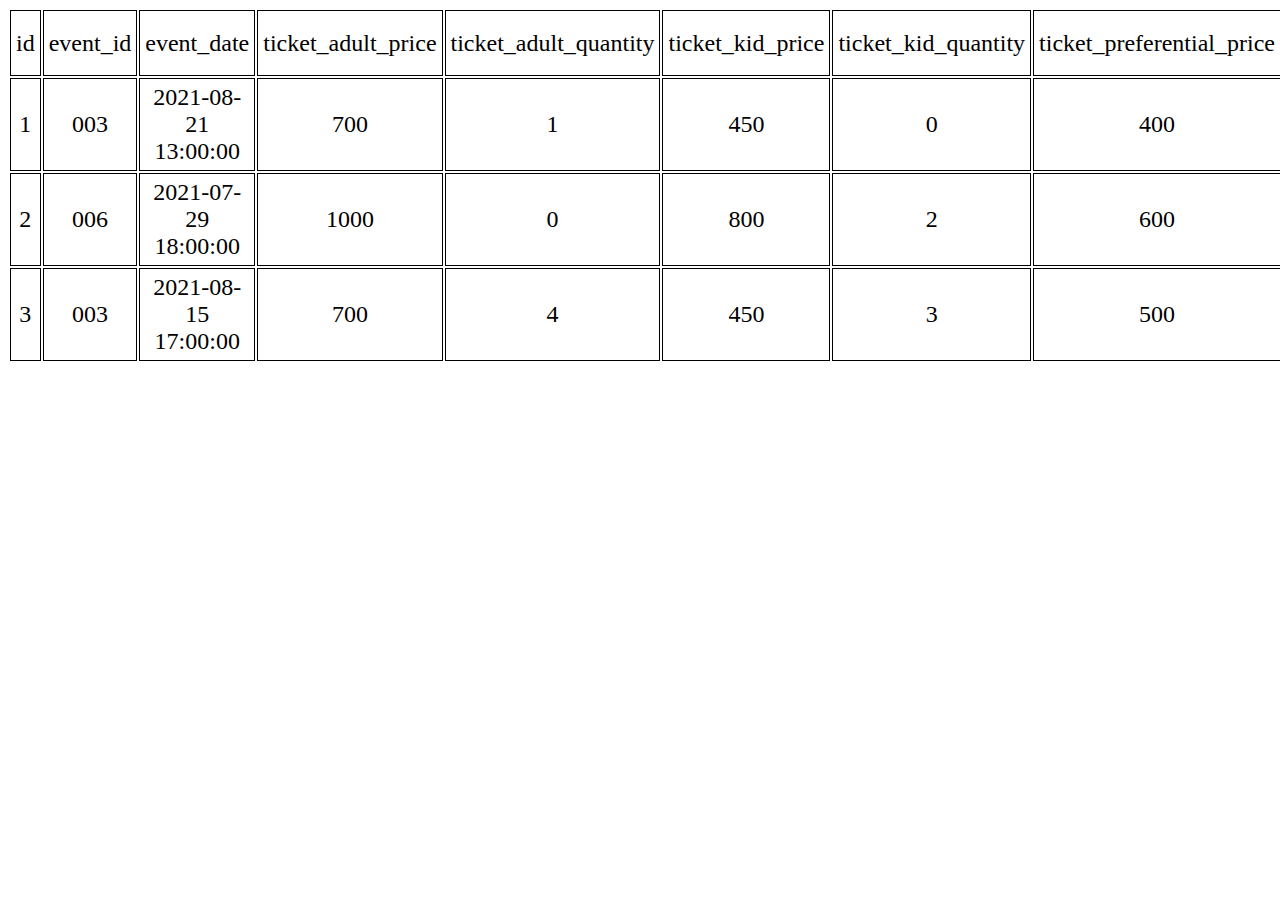
<file: js/1/index.html>
<!DOCTYPE html>
<html lang="en">
<head>
    <meta charset="UTF-8">
    <meta http-equiv="X-UA-Compatible" content="IE=edge">
    <meta name="viewport" content=width=device-width, initial-scale=1.0">
    <link rel="stylesheet" href="./style.css">
    <title>js</title>
</head>
<body>
    <table>
        <tr>
            <td>id</td>
            <td>event_id</td>
            <td>event_date</td>
            <td>ticket_adult_price</td>
            <td>ticket_adult_quantity</td>
            <td>ticket_kid_price</td>
            <td>ticket_kid_quantity</td>
                <td>ticket_preferential_price</td>
                <td>ticket_preferential_quantity</td>
                <td>ticket_group_price</td>
                <td>ticket_group_quantity</td>
            <td>barcode</td>
            <td>user_id</td>
            <td>equal_price</td>
            <td>created</td>
            <td>ticket_id-adult</td>
            <td>ticket_id-kid</td>
            <td>ticket_id-preferential</td>
            <td>ticket_id-group</td>
        </tr>

        <tr>
            <td>1</td>
            <td>003</td>
            <td>2021-08-21 13:00:00</td>
            <td>700</td>
            <td>1</td>
            <td>450</td>
            <td>0</td>
            <td>400</td>
            <td>0</td>
            <td>1050</td>
            <td>0</td>
            <td>11111111</td>
            <td>00451</td>
            <td>700</td>
            <td>2021-01-11 13:22:09</td>  
        </tr>
        <tr>
            <td>2</td>
            <td>006</td>
            <td>2021-07-29 18:00:00</td>
            <td>1000</td>
            <td>0</td>
            <td>800</td>
            <td>2</td>
            <td>600</td>
            <td>0</td>
            <td>1150</td>
            <td>0</td>
            <td>22222222</td>
            <td>00364</td>
            <td>1600</td>
            <td>2021-01-12 16:62:08</td>
        </tr>
        <tr>
            <td>3</td>
            <td>003</td>
            <td>2021-08-15 17:00:00</td>
            <td>700</td>
            <td>4</td>
            <td>450</td>
            <td>3</td>
            <td>500</td>
            <td>0</td>
            <td>1000</td>
            <td>0</td>
            <td>33333333</td>
            <td>0015</td>
            <td>4150</td>
            <td>2021-01-13 10:08:45</td>
        </tr>
    </table>
</body>
</html>
</file>
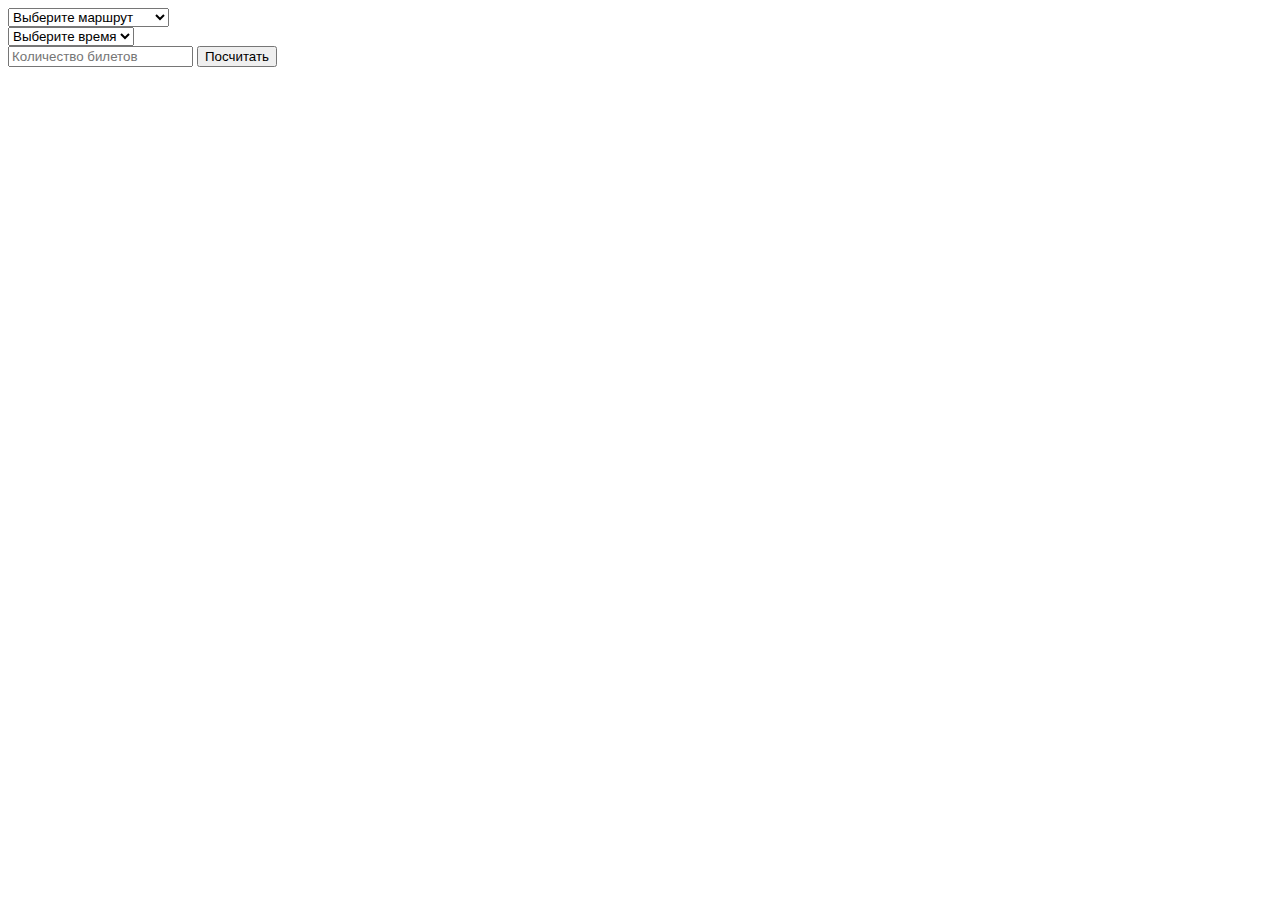
<file: js/2/index.html>
<!DOCTYPE html>
<html lang="en">
<head>
    <meta charset="UTF-8">
    <meta http-equiv="X-UA-Compatible" content="IE=edge">
    <meta name="viewport" content="width=device-width, initial-scale=1.0">
    <script src="t.js"></script>
    <link rel="stylesheet" href="style.css">
    <title>Document</title>
</head>
<body>
    
     <select name="route" id="route" onchange='findOption1(this)'>
        <option >Выберите маршрут</option>
        <option value="из A в B">из A в B</option>
        <option value="из B в A">из B в A</option>
        <option value="из A в B и обратно в А">из A в B и обратно в А</option>
      </select> <br>

      
<select   name="time" id="time" onchange='findOption2(this)' >
<option   >Выберите время</option>
  <option value="18:00(из A в B)">18:00(из A в B)</option>
  <option value="18:30(из A в B)">18:30(из A в B)</option>
  <option value="18:45(из A в B)">18:45(из A в B)</option>
  <option value="19:00(из A в B)">19:00(из A в B)</option>
  <option value="19:15(из A в B)">19:15(из A в B)</option>
  <option value="21:00(из A в B)">21:00(из A в B)</option>
  <option value="18:30(из B в A)">18:30(из B в A)</option>
  <option value="18:45(из B в A)">18:45(из B в A)</option>
  <option value="19:00(из B в A)">19:00(из B в A)</option>
  <option value="19:15(из B в A)">19:15(из B в A)</option>
  <option value="19:35(из B в A)">19:35(из B в A)</option>
  <option value="21:50(из B в A)">21:50(из B в A)</option>
  <option value="21:55(из B в A)">21:55(из B в A)</option>
</select> <br>

<input placeholder="Количество билетов"  id="num" onchange='findOption3(this)'>

<button onclick="findOption3()">Посчитать</button>



 

</body>
</html>
</file>
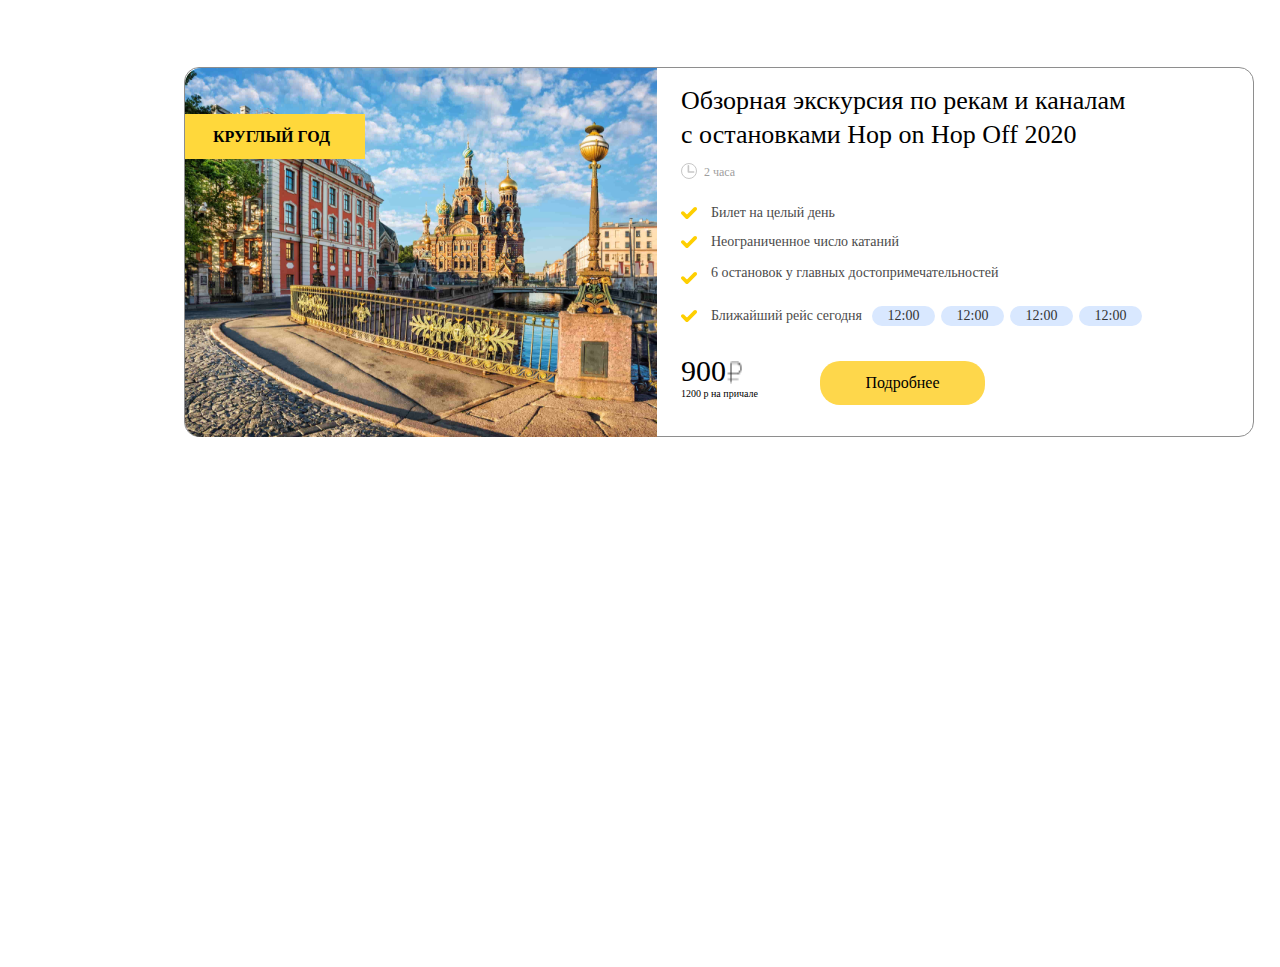
<file: layout/html/index-desktop2.html>
<!DOCTYPE html>
<html lang="en">
<head>
    <meta charset="UTF-8">
    <meta http-equiv="X-UA-Compatible" content="IE=edge">
    <meta name="viewport" content="width=device-width, initial-scale=1.0">
    <link rel="stylesheet" href="../scss/desktop/desktop2.css">
    <title>Desktop2</title>
</head>
<body>
    <div class="main">
        <div class="img">
            
                <div class="new">
                 <p class="new-text">КРУГЛЫЙ ГОД</p>
                </div>
        </div>
            <div class="text">
                <p class="text-head">
                    Обзорная экскурсия по рекам и каналам <br>
                    с остановками Hop on Hop Off 2020
                </p>
                <div class="main-time">
                    <div class="main-time-logo"><img src="..//img/Vector.svg" alt="" class="logo-width"></div>
                        <p class="time-text"> 2 часа</p>
                </div>

                    

            <div class="main1-info">
                    <img src="../img/Vector1.svg" alt="" class="main1-info-img">
                        <p class="main1-info-text">Билет на целый день</p>
            </div>

                <div class="main2-info">
                    <img src="../img/Vector1.svg" alt="" class="main2-info-img">
                        <p class="main2-info-text">Неограниченное число катаний</p>
                </div>

            <div class="main3-info">
                <img src="../img/Vector1.svg" alt="" class="main3-info-img">
                    <p class="main3-info-text">6 остановок у главных достопримечательностей</p>
            </div>

                <div class="main4-info">
                    <img src="../img/Vector1.svg" alt="" class="main4-info-img">
                        <p class="main4-info-text">
                            Ближайший рейс сегодня
                                <div class="time1">12:00</div>
                                <div class="time2">12:00</div>
                                <div class="time3">12:00</div>
                                <div class="time4">12:00</div>
                        </p>
                </div>
            <div class="active">
                <div class="price">
                    <h1 class="price-num1">900 <img src="../img/Vector (r).png" alt="" class="price-R"></h1>
                    <p class="price-num2">1200 р на причале</p>
                </div>
                <div class="button">
                    <p class="button-text">Подробнее</p>
                </div>
            </div>
            </div>
    </div>
</body>
</html>
</file>
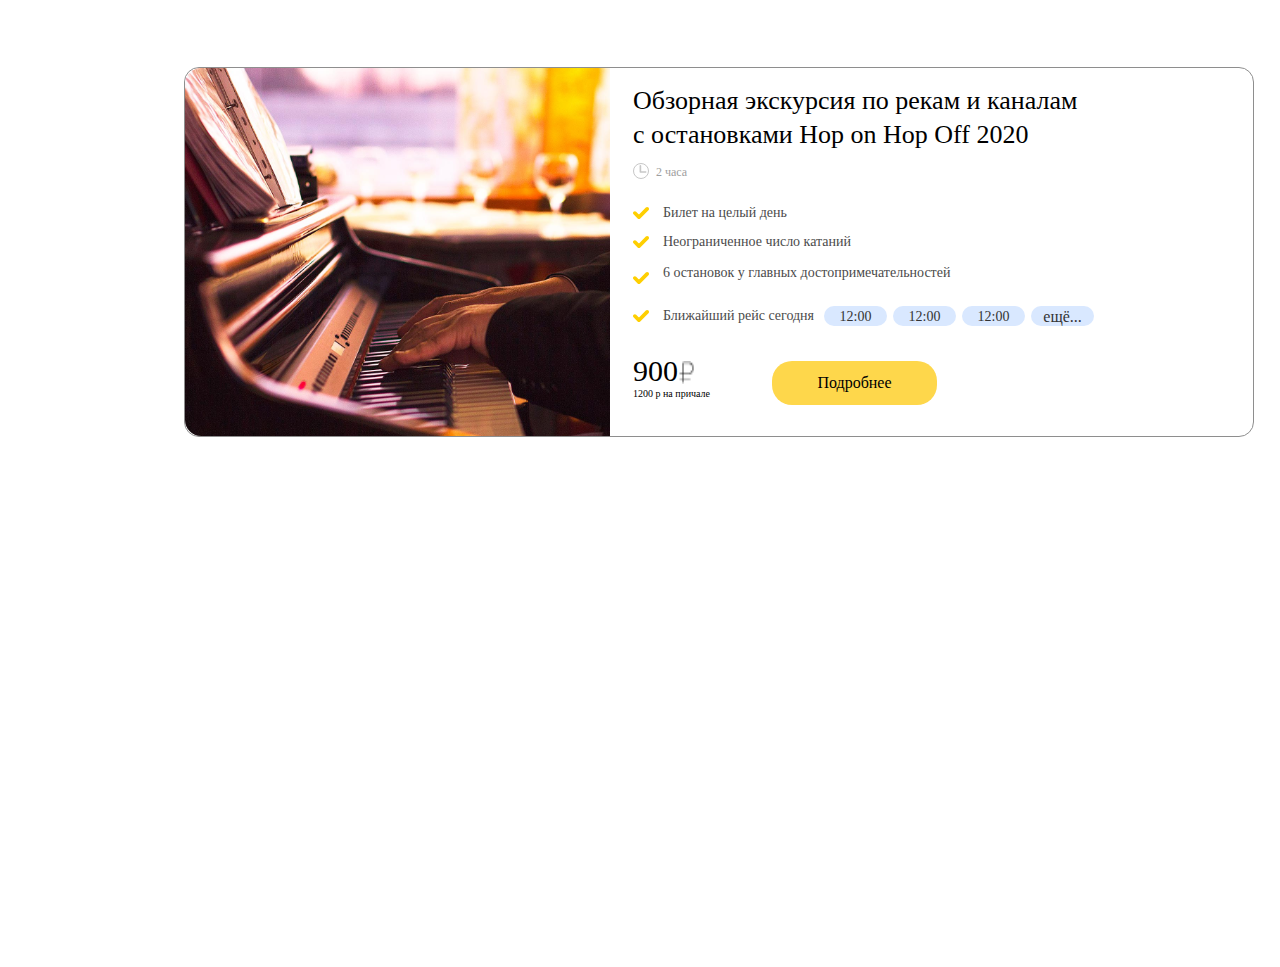
<file: layout/html/index-desktop3.html>
<!DOCTYPE html>
<html lang="en">
<head>
    <meta charset="UTF-8">
    <meta http-equiv="X-UA-Compatible" content="IE=edge">
    <meta name="viewport" content="width=device-width, initial-scale=1.0">
    <link rel="stylesheet" href="../scss/desktop/desktop3.css">
    <title>Desktop2</title>
</head>
<body>
    <div class="main">
        <div class="img">
            
                
        </div>
            <div class="text">
                <p class="text-head">
                    Обзорная экскурсия по рекам и каналам <br>
                    с остановками Hop on Hop Off 2020
                </p>
                <div class="main-time">
                    <div class="main-time-logo"><img src="..//img/Vector.svg" alt="" class="logo-width"></div>
                        <p class="time-text"> 2 часа</p>
                </div>

                    

            <div class="main1-info">
                    <img src="../img/Vector1.svg" alt="" class="main1-info-img">
                        <p class="main1-info-text">Билет на целый день</p>
            </div>

                <div class="main2-info">
                    <img src="../img/Vector1.svg" alt="" class="main2-info-img">
                        <p class="main2-info-text">Неограниченное число катаний</p>
                </div>

            <div class="main3-info">
                <img src="../img/Vector1.svg" alt="" class="main3-info-img">
                    <p class="main3-info-text">6 остановок у главных достопримечательностей</p>
            </div>

                <div class="main4-info">
                    <img src="../img/Vector1.svg" alt="" class="main4-info-img">
                        <p class="main4-info-text">
                            Ближайший рейс сегодня</p>
                                <button class="time1">12:00</button>
                                <button class="time2">12:00</button>
                                <button class="time3">12:00</button>
                                <button class="more">ещё...</button>
                                <button class="time4">12:00</button>
                                
                </div>
            <div class="active">
                <div class="price">
                    <h1 class="price-num1">900 <img src="../img/Vector (r).png" alt="" class="price-R"></h1>
                    <p class="price-num2">1200 р на причале</p>
                </div>
                <div class="button">
                    <p class="button-text">Подробнее</p>
                </div>
            </div>
            

            </div>
    </div>
</body>
</html>
</file>
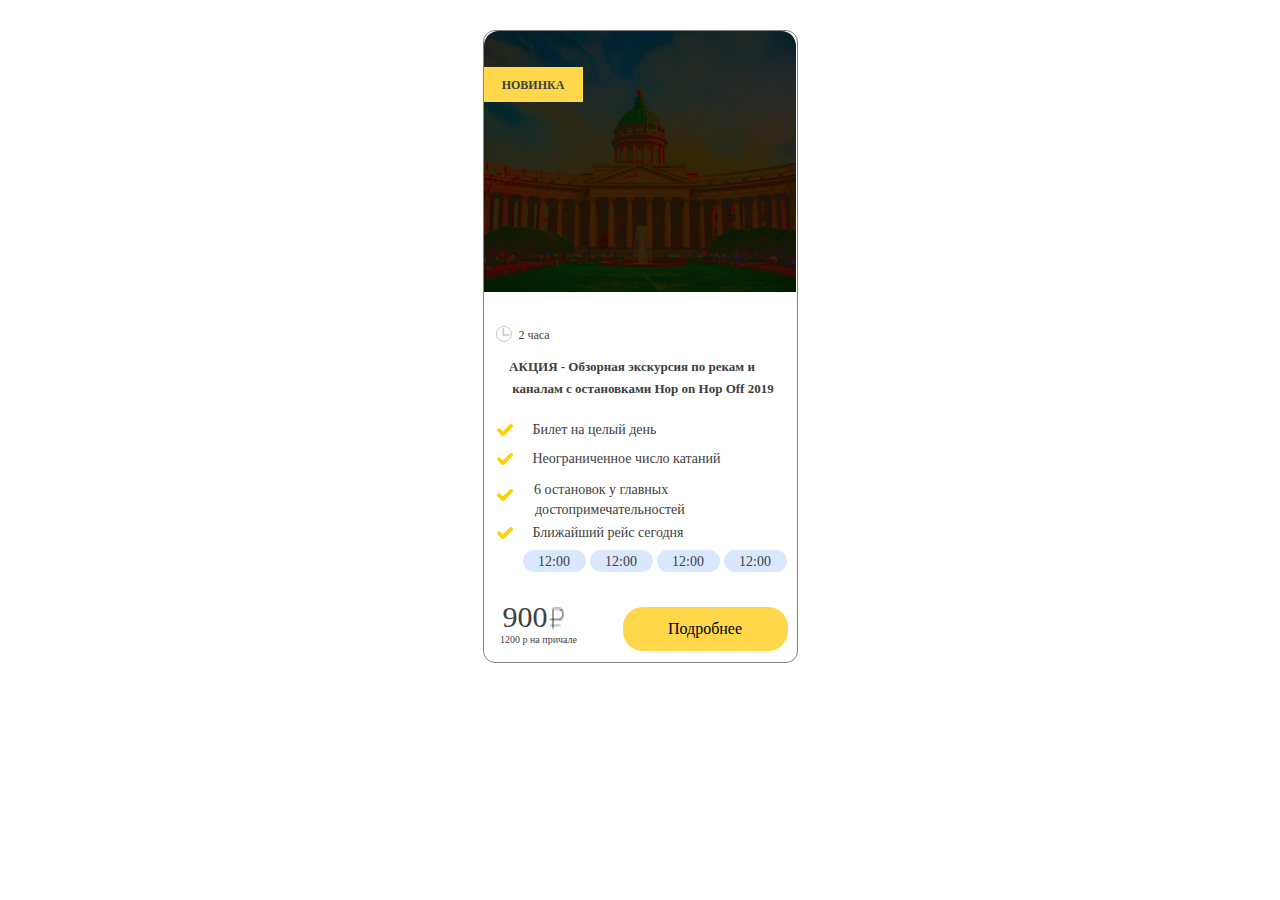
<file: layout/html/index-mobile1.html>
<!DOCTYPE html>
<html lang="en">
<head>
    <meta charset="UTF-8">
    <meta http-equiv="X-UA-Compatible" content="IE=edge">
    <meta name="viewport" content="width=device-width, initial-scale=1.0">
    <link rel="stylesheet" href="../scss/mobile/mobile1.css">
    <title>Test-mobile1</title>
</head>
<body>
    <div class="main">
            
        <div   class="main-div">
            <div class="main-img">
                <img src="../img/sankt-peterburg-piter-st-3495.svg" alt="">
                <div class="new">
                    <p class="new-text">НОВИНКА</p>
                </div>
            </div>
                <div class="main-time">
                    <div class="main-time-logo"><img src="..//img/Vector.svg" alt="" class="logo-width"></div>
                        <p class="time-text"> 2 часа</p>
                </div>

                    <div class="sale">
                        <p class="sale1">
                            АКЦИЯ - Обзорная экскурсия по рекам и 
                        </p>
                        
                        <p class="sale2">
                            каналам  с остановками Hop on Hop Off 2019
                        </p>
                    </div>

            <div class="main1-info">
                    <img src="../img/Vector1.svg" alt="" class="main1-info-img">
                        <p class="main1-info-text">Билет на целый день</p>
            </div>

                <div class="main2-info">
                    <img src="../img/Vector1.svg" alt="" class="main2-info-img">
                        <p class="main2-info-text">Неограниченное число катаний</p>
                </div>

            <div class="main3-info">
                <img src="../img/Vector1.svg" alt="" class="main3-info-img">
                    <p class="main3-info-text">6 остановок у главных <br/> &nbsp;&nbsp;&nbsp;&nbsp;&nbsp;достопримечательностей</p>
            </div>

                <div class="main4-info">
                    <img src="../img/Vector1.svg" alt="" class="main4-info-img">
                        <p class="main4-info-text">Ближайший рейс сегодня</p>
                </div>

            <div class="time-block">
                <div class="time1">12:00</div>
                <div class="time2">12:00</div>
                <div class="time3">12:00</div>
                <div class="time4">12:00</div>
            </div>

            <div class="active">
                <div class="price">
                    <h1 class="price-num1">900 <img src="../img/Vector (r).png" alt="" class="price-R"></h1>
                    <p class="price-num2">1200 р на причале</p>
                </div>
                <div class="button">
                    <p class="button-text">Подробнее</p>
                </div>
            </div>
        </div>
    </div>
</body>
</html>
</file>
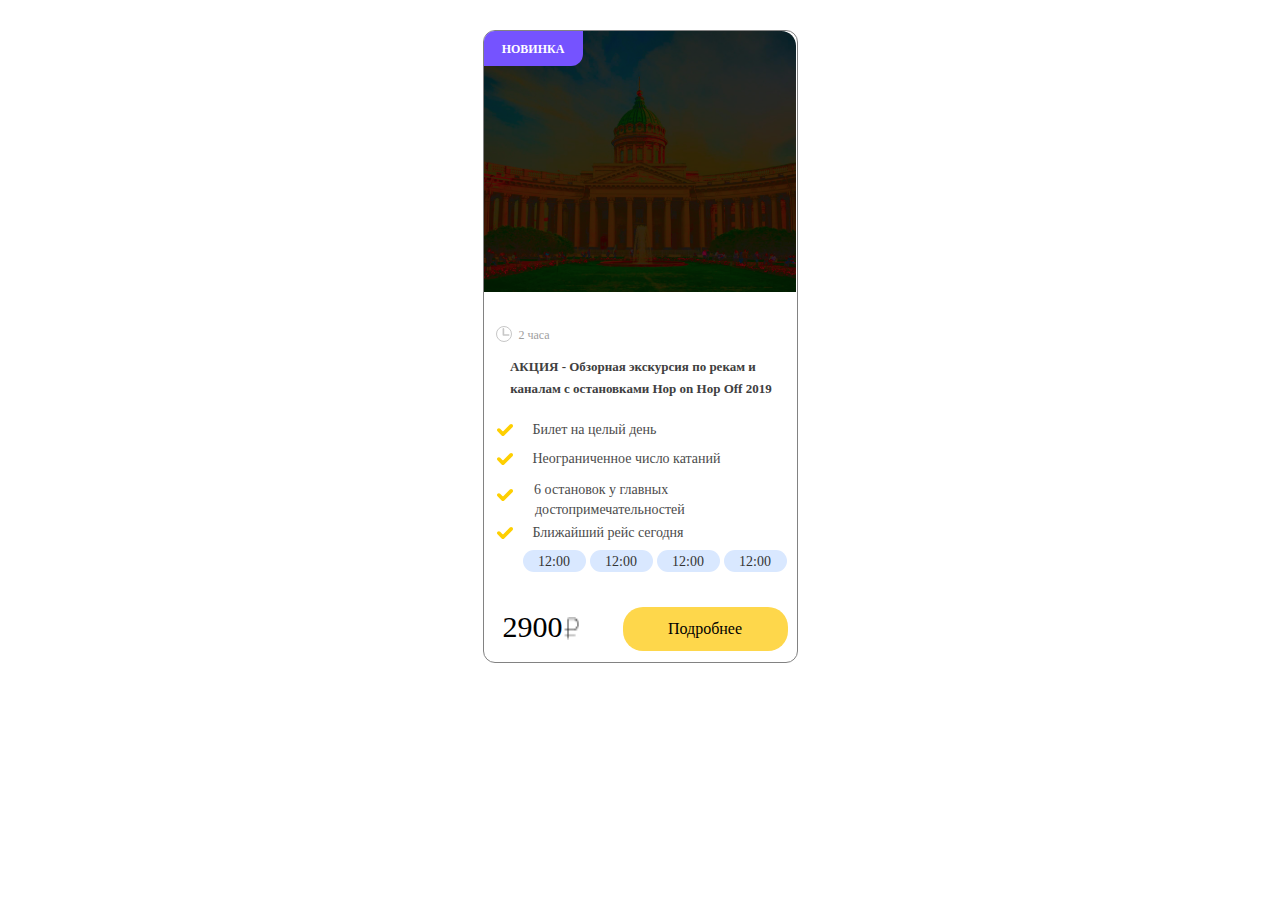
<file: layout/html/index-mobile2.html>
<!DOCTYPE html>
<html lang="en">
<head>
    <meta charset="UTF-8">
    <meta http-equiv="X-UA-Compatible" content="IE=edge">
    <meta name="viewport" content="width=device-width, initial-scale=1.0">
    <link rel="stylesheet" href="../scss/mobile/mobile2.css">
    <title>Test</title>
</head>
<body>
    <div class="main">
            
        <div   class="main-div">
            <div class="main-img">
                <img src="../img/sankt-peterburg-piter-st-3495.svg" alt="">
                <div class="new">
                    <p class="new-text">НОВИНКА</p>
                </div>
            </div>
                <div class="main-time">
                    <div class="main-time-logo"><img src="..//img/Vector.svg" alt="" class="logo-width"></div>
                        <p class="time-text"> 2 часа</p>
                </div>
                        <p class="sale">
                            АКЦИЯ - Обзорная экскурсия по рекам и 
                            &nbsp;&nbsp;&nbsp;&nbsp; каналам  с остановками Hop on Hop Off 2019</p>

            <div class="main1-info">
                    <img src="../img/Vector1.svg" alt="" class="main1-info-img">
                        <p class="main1-info-text">Билет на целый день</p>
            </div>

                <div class="main2-info">
                    <img src="../img/Vector1.svg" alt="" class="main2-info-img">
                        <p class="main2-info-text">Неограниченное число катаний</p>
                </div>

            <div class="main3-info">
                <img src="../img/Vector1.svg" alt="" class="main3-info-img">
                    <p class="main3-info-text">6 остановок у главных <br/> &nbsp;&nbsp;&nbsp;&nbsp;&nbsp;достопримечательностей</p>
            </div>

                <div class="main4-info">
                    <img src="../img/Vector1.svg" alt="" class="main4-info-img">
                        <p class="main4-info-text">Ближайший рейс сегодня</p>
                </div>

            <div class="time-block">
                <div class="time1">12:00</div>
                <div class="time2">12:00</div>
                <div class="time3">12:00</div>
                <div class="time4">12:00</div>
            </div>

            <div class="active">
                <div class="price">
                    <h1 class="price-num1">2900 <img src="../img/Vector (r).png" alt="" class="price-R"></h1>
    
                </div>
                <div class="button">
                    <p class="button-text">Подробнее</p>
                </div>
            </div>
        </div>
    </div>
</body>
</html>
</file>
<file: js/1/style.css>
td{
    border: 0.5px solid black;padding: 5px; font-weight: 500;
    font-size: x-large;width: 220px;text-align: center;
}
</file>
<file: js/2/style.css>
.hidden { display: none }
.panel {
  width: 25vw;
  padding: 1em;
  margin: 1em;
  border: 1px solid #CCC;
}
</file>
<file: layout/scss/desktop/desktop2.css>
@charset "UTF-8";
/* Указываем box sizing */
*,
*::before,
*::after {
  box-sizing: border-box; }

/* Убираем внутренние отступы */
ul[class],
ol[class] {
  padding: 0; }

/* Убираем внешние отступы */
body,
h1,
h2,
h3,
h4,
p,
ul[class],
ol[class],
li,
figure,
figcaption,
blockquote,
dl,
dd {
  margin: 0; }

/* Выставляем основные настройки по-умолчанию для body */
body {
  min-height: 100vh;
  scroll-behavior: smooth;
  text-rendering: optimizeSpeed;
  line-height: 1.5; }

/* Удаляем стандартную стилизацию для всех ul и il, у которых есть атрибут class*/
ul[class],
ol[class] {
  list-style: none; }

/* Элементы a, у которых нет класса, сбрасываем до дефолтных стилей */
a:not([class]) {
  text-decoration-skip-ink: auto; }

/* Упрощаем работу с изображениями */
img {
  max-width: 100%;
  display: block; }

/* Указываем понятную периодичность в потоке данных у article*/
article > * + * {
  margin-top: 1em; }

/* Наследуем шрифты для инпутов и кнопок */
input,
button,
textarea,
select {
  font: inherit; }

/* Удаляем все анимации и переходы для людей, которые предпочитай их не использовать */
@media (prefers-reduced-motion: reduce) {
  * {
    animation-duration: 0.01ms !important;
    animation-iteration-count: 1 !important;
    transition-duration: 0.01ms !important;
    scroll-behavior: auto !important; } }
.main {
  display: flex;
  width: 1070px;
  height: 370px;
  border-radius: 15px;
  border: 0.5px solid #8e8e8e;
  margin-top: 67px;
  margin-left: 184px; }

.img {
  width: 473px;
  height: 396px;
  background-repeat: no-repeat;
  background-image: url(../../img/ekskursii-po-spb-na-avtobuse\ 1.svg); }

.new {
  width: 180px;
  height: 45px;
  margin-top: 46px;
  position: absolute;
  background-color: #ffd83b; }

.new-text {
  font-weight: 600;
  font-size: 16px;
  line-height: 20px;
  color: black;
  font-family: "Open Sans";
  margin: 13px 28px; }

.text {
  margin-left: 23px;
  margin-top: 16px; }

.text-head {
  font-weight: 400;
  font-size: 26px;
  line-height: 34px;
  color: black;
  font-family: "Open Sans"; }

.main-time {
  width: 80px;
  margin-top: 11px;
  height: 20px;
  display: flex; }

.main-time-logo {
  border-radius: 30px;
  border: 1px solid #c7c7c7;
  height: 16px;
  margin-right: 7px;
  display: flex;
  justify-content: end;
  width: 16px; }

.logo-width {
  width: 10px;
  height: 10px; }

.time-text {
  font-weight: 400;
  font-size: 12px;
  line-height: 20px;
  color: #9e9e9e;
  font-family: "Open Sans";
  margin-top: -1px; }

.main1-info {
  width: 185px;
  height: 20px;
  display: flex;
  margin-top: 20px; }

.main1-info-img {
  width: 16px;
  margin-right: 14px; }

.main1-info-text {
  font-weight: 400;
  font-size: 14px;
  line-height: 20px;
  color: #4b4b4b;
  font-family: "Open Sans"; }

.main2-info {
  width: 257px;
  height: 20px;
  display: flex;
  margin-top: 9px; }

.main2-info-img {
  width: 16px;
  margin-right: 14px; }

.main2-info-text {
  font-weight: 400;
  font-size: 14px;
  line-height: 20px;
  color: #4b4b4b;
  font-family: "Open Sans"; }

.main3-info {
  width: 530px;
  height: 30px;
  display: flex;
  margin-top: 11px; }

.main3-info-img {
  width: 16px;
  margin-right: 14px; }

.main3-info-text {
  font-weight: 400;
  font-size: 14px;
  line-height: 20px;
  color: #4b4b4b;
  font-family: "Open Sans"; }

.main4-info {
  width: 540px;
  height: 20px;
  display: flex;
  margin-top: 13px; }

.main4-info-img {
  width: 16px;
  margin-right: 14px; }

.main4-info-text {
  font-weight: 400;
  font-size: 14px;
  line-height: 20px;
  color: #4b4b4b;
  font-family: "Open Sans"; }

.time1 {
  background-color: #d9e8ff;
  border-radius: 11px;
  width: 63px;
  margin-left: 10px;
  margin-right: 6px;
  text-align: center;
  font-weight: 400;
  font-size: 14px;
  line-height: 20px;
  color: #343434;
  font-family: "Open Sans"; }

.time2 {
  background-color: #d9e8ff;
  border-radius: 11px;
  width: 63px;
  margin-right: 6px;
  text-align: center;
  font-weight: 400;
  font-size: 14px;
  line-height: 20px;
  color: #343434;
  font-family: "Open Sans"; }

.time3 {
  background-color: #d9e8ff;
  border-radius: 11px;
  width: 63px;
  margin-right: 6px;
  text-align: center;
  font-weight: 400;
  font-size: 14px;
  line-height: 20px;
  color: #343434;
  font-family: "Open Sans"; }

.time4 {
  background-color: #d9e8ff;
  border-radius: 11px;
  width: 63px;
  margin-right: 6px;
  text-align: center;
  font-weight: 400;
  font-size: 14px;
  line-height: 20px;
  color: #343434;
  font-family: "Open Sans"; }

.time1:active {
  background-color: #6ba6ff;
  color: white; }

.time2:active {
  background-color: #6ba6ff;
  color: white; }

.time3:active {
  background-color: #6ba6ff;
  color: white; }

.time4:active {
  background-color: #6ba6ff;
  color: white; }

.active {
  width: 329px;
  height: 44px;
  display: flex;
  margin-top: 35px; }

.price {
  width: 129px;
  margin-right: 10px; }

.price-num1 {
  width: 110px;
  height: 23px;
  display: flex;
  font-weight: 400;
  font-size: 30px;
  line-height: 20px;
  color: black;
  font-family: "Open Sans"; }

.price-num2 {
  width: 110px;
  font-weight: 400;
  font-size: 10px;
  line-height: 20px;
  color: black;
  font-family: "Open Sans"; }

.price-R {
  width: 17px;
  height: 23px;
  color: red; }

.button {
  width: 165px;
  height: 44px;
  background: #fed74b;
  border-radius: 20px;
  display: flex; }

.button:active {
  background-color: #cba500;
  color: white; }

.button-text {
  margin: auto; }

/*# sourceMappingURL=desktop2.css.map */
</file>
<file: layout/scss/desktop/desktop3.css>
@charset "UTF-8";
/* Указываем box sizing */
*,
*::before,
*::after {
  box-sizing: border-box; }

/* Убираем внутренние отступы */
ul[class],
ol[class] {
  padding: 0; }

/* Убираем внешние отступы */
body,
h1,
h2,
h3,
h4,
p,
ul[class],
ol[class],
li,
figure,
figcaption,
blockquote,
dl,
dd {
  margin: 0; }

/* Выставляем основные настройки по-умолчанию для body */
body {
  min-height: 100vh;
  scroll-behavior: smooth;
  text-rendering: optimizeSpeed;
  line-height: 1.5; }

/* Удаляем стандартную стилизацию для всех ul и il, у которых есть атрибут class*/
ul[class],
ol[class] {
  list-style: none; }

/* Элементы a, у которых нет класса, сбрасываем до дефолтных стилей */
a:not([class]) {
  text-decoration-skip-ink: auto; }

/* Упрощаем работу с изображениями */
img {
  max-width: 100%;
  display: block; }

/* Указываем понятную периодичность в потоке данных у article*/
article > * + * {
  margin-top: 1em; }

/* Наследуем шрифты для инпутов и кнопок */
input,
button,
textarea,
select {
  font: inherit; }

/* Удаляем все анимации и переходы для людей, которые предпочитай их не использовать */
@media (prefers-reduced-motion: reduce) {
  * {
    animation-duration: 0.01ms !important;
    animation-iteration-count: 1 !important;
    transition-duration: 0.01ms !important;
    scroll-behavior: auto !important; } }
.main {
  display: flex;
  width: 1070px;
  height: 370px;
  border-radius: 15px;
  border: 0.5px solid #8e8e8e;
  margin-top: 67px;
  margin-left: 184px; }

.img {
  width: 473px;
  height: 396px;
  background-repeat: no-repeat;
  background-image: url(../../img/music\ 1.svg); }

.new {
  width: 180px;
  height: 45px;
  margin-top: 46px;
  position: absolute;
  background-color: #ffd83b; }

.new-text {
  font-weight: 600;
  font-size: 16px;
  line-height: 20px;
  color: black;
  font-family: "Open Sans";
  margin: 13px 28px; }

.text {
  margin-left: 23px;
  margin-top: 16px; }

.text-head {
  font-weight: 400;
  font-size: 26px;
  line-height: 34px;
  color: black;
  font-family: "Open Sans"; }

.main-time {
  width: 80px;
  margin-top: 11px;
  height: 20px;
  display: flex; }

.main-time-logo {
  border-radius: 30px;
  border: 1px solid #c7c7c7;
  height: 16px;
  margin-right: 7px;
  display: flex;
  justify-content: end;
  width: 16px; }

.logo-width {
  width: 10px;
  height: 10px; }

.time-text {
  font-weight: 400;
  font-size: 12px;
  line-height: 20px;
  color: #9e9e9e;
  font-family: "Open Sans";
  margin-top: -1px; }

.main1-info {
  width: 185px;
  height: 20px;
  display: flex;
  margin-top: 20px; }

.main1-info-img {
  width: 16px;
  margin-right: 14px; }

.main1-info-text {
  font-weight: 400;
  font-size: 14px;
  line-height: 20px;
  color: #4b4b4b;
  font-family: "Open Sans"; }

.main2-info {
  width: 257px;
  height: 20px;
  display: flex;
  margin-top: 9px; }

.main2-info-img {
  width: 16px;
  margin-right: 14px; }

.main2-info-text {
  font-weight: 400;
  font-size: 14px;
  line-height: 20px;
  color: #4b4b4b;
  font-family: "Open Sans"; }

.main3-info {
  width: 530px;
  height: 30px;
  display: flex;
  margin-top: 11px; }

.main3-info-img {
  width: 16px;
  margin-right: 14px; }

.main3-info-text {
  font-weight: 400;
  font-size: 14px;
  line-height: 20px;
  color: #4b4b4b;
  font-family: "Open Sans"; }

.main4-info {
  width: 620px;
  height: 20px;
  display: flex;
  margin-top: 13px; }

.main4-info-img {
  width: 16px;
  margin-right: 14px; }

.main4-info-text {
  font-weight: 400;
  font-size: 14px;
  line-height: 20px;
  color: #4b4b4b;
  font-family: "Open Sans"; }

.time1 {
  background-color: #d9e8ff;
  border-radius: 11px;
  border: none;
  width: 63px;
  margin-left: 10px;
  margin-right: 6px;
  text-align: center;
  font-weight: 400;
  font-size: 14px;
  line-height: 20px;
  color: #343434;
  font-family: "Open Sans"; }

.time2 {
  background-color: #d9e8ff;
  border-radius: 11px;
  width: 63px;
  margin-right: 6px;
  text-align: center;
  border: none;
  font-weight: 400;
  font-size: 14px;
  line-height: 20px;
  color: #343434;
  font-family: "Open Sans"; }

.time3 {
  background-color: #d9e8ff;
  border-radius: 11px;
  width: 63px;
  margin-right: 6px;
  text-align: center;
  border: none;
  font-weight: 400;
  font-size: 14px;
  line-height: 20px;
  color: #343434;
  font-family: "Open Sans"; }

.more {
  background-color: #d9e8ff;
  border-radius: 11px;
  width: 63px;
  margin-right: 6px;
  text-align: center;
  border: none;
  font-weight: 400;
  font-size: 16px;
  line-height: 20px;
  color: #343434;
  font-family: "Open Sans"; }

.time4 {
  background-color: #d9e8ff;
  border-radius: 11px;
  width: 63px;
  margin-right: 6px;
  text-align: center;
  opacity: 0;
  border: none;
  font-weight: 400;
  font-size: 14px;
  line-height: 20px;
  color: #343434;
  font-family: "Open Sans"; }

.time1:active {
  background-color: #6ba6ff;
  color: white; }

.time2:active {
  background-color: #6ba6ff;
  color: white; }

.time3:active {
  background-color: #6ba6ff;
  color: white; }

.more:active {
  background-color: #6ba6ff;
  color: white; }

.more:focus ~ .time4 {
  opacity: 1; }

.time4:focus {
  opacity: 1; }

.time4:active {
  background-color: #6ba6ff;
  color: white; }

.active {
  width: 329px;
  height: 44px;
  display: flex;
  margin-top: 35px; }

.price {
  width: 129px;
  margin-right: 10px; }

.price-num1 {
  width: 110px;
  height: 23px;
  display: flex;
  font-weight: 400;
  font-size: 30px;
  line-height: 20px;
  color: black;
  font-family: "Open Sans"; }

.price-num2 {
  width: 110px;
  font-weight: 400;
  font-size: 10px;
  line-height: 20px;
  color: black;
  font-family: "Open Sans"; }

.price-R {
  width: 17px;
  height: 23px;
  color: red; }

.button {
  width: 165px;
  height: 44px;
  background: #fed74b;
  border-radius: 20px;
  display: flex; }

.button:active {
  background-color: #cba500;
  color: white; }

.button-text {
  margin: auto; }

/*# sourceMappingURL=desktop3.css.map */
</file>
<file: layout/scss/mobile/mobile1.css>
@charset "UTF-8";
/* Указываем box sizing */
*,
*::before,
*::after {
  box-sizing: border-box; }

/* Убираем внутренние отступы */
ul[class],
ol[class] {
  padding: 0; }

/* Убираем внешние отступы */
body,
h1,
h2,
h3,
h4,
p,
ul[class],
ol[class],
li,
figure,
figcaption,
blockquote,
dl,
dd {
  margin: 0; }

/* Выставляем основные настройки по-умолчанию для body */
body {
  min-height: 100vh;
  scroll-behavior: smooth;
  text-rendering: optimizeSpeed;
  line-height: 1.5; }

/* Удаляем стандартную стилизацию для всех ul и il, у которых есть атрибут class*/
ul[class],
ol[class] {
  list-style: none; }

/* Элементы a, у которых нет класса, сбрасываем до дефолтных стилей */
a:not([class]) {
  text-decoration-skip-ink: auto; }

/* Упрощаем работу с изображениями */
img {
  max-width: 100%;
  display: block; }

/* Указываем понятную периодичность в потоке данных у article*/
article > * + * {
  margin-top: 1em; }

/* Наследуем шрифты для инпутов и кнопок */
input,
button,
textarea,
select {
  font: inherit; }

/* Удаляем все анимации и переходы для людей, которые предпочитай их не использовать */
@media (prefers-reduced-motion: reduce) {
  * {
    animation-duration: 0.01ms !important;
    animation-iteration-count: 1 !important;
    transition-duration: 0.01ms !important;
    scroll-behavior: auto !important; } }
.main {
  display: flex;
  justify-content: center; }

.main-div {
  width: 315px;
  height: 633px;
  justify-content: center;
  text-align: center;
  margin-top: 30px;
  border: 0.3px solid #828282;
  border-radius: 12px; }

.main-img {
  width: 100%;
  height: 250px; }

.new {
  background-color: #fed74b;
  width: 99px;
  height: 35px;
  top: 67px;
  position: absolute; }

.new-text {
  font-weight: 600;
  font-size: 12px;
  line-height: 20px;
  color: #404040;
  font-family: "Open Sans";
  margin-top: 8px;
  font-family: 'Open Sans';
  font-style: normal; }

.main-time {
  width: 80px;
  margin-top: 45px;
  height: 20px;
  display: flex;
  margin-left: 12px; }

.main-time-logo {
  border-radius: 30px;
  border: 1px solid #c7c7c7;
  height: 16px;
  margin-right: 7px;
  display: flex;
  justify-content: end;
  width: 16px; }

.logo-width {
  width: 10px;
  height: 10px; }

.time-text {
  font-weight: 400;
  font-size: 12px;
  line-height: 20px;
  color: #404040;
  font-family: "Open Sans";
  margin-top: -1px; }

.sale {
  font-weight: 600;
  font-size: 13px;
  line-height: 22px;
  color: #404040;
  font-family: "Open Sans";
  margin-top: 10px;
  display: grid;
  width: 295px;
  margin-left: 10px; }

.sale1 {
  margin-left: -9px;
  width: 295px; }

.sale2 {
  margin-left: 4px; }

.main1-info {
  width: 185px;
  height: 20px;
  display: flex;
  margin-top: 20px;
  margin-left: 13px; }

.main1-info-img {
  width: 16px;
  margin-right: 20px; }

.main1-info-text {
  font-weight: 400;
  font-size: 14px;
  line-height: 20px;
  color: #404040;
  font-family: "Open Sans"; }

.main2-info {
  width: 257px;
  height: 20px;
  display: flex;
  margin-top: 9px;
  margin-left: 13px; }

.main2-info-img {
  width: 16px;
  margin-right: 20px; }

.main2-info-text {
  font-weight: 400;
  font-size: 14px;
  line-height: 20px;
  color: #404040;
  font-family: "Open Sans"; }

.main3-info {
  width: 230px;
  height: 30px;
  display: flex;
  margin-top: 11px;
  margin-left: 13px; }

.main3-info-img {
  width: 16px;
  margin-right: 20px; }

.main3-info-text {
  font-weight: 400;
  font-size: 14px;
  line-height: 20px;
  color: #404040;
  font-family: "Open Sans";
  margin-left: -15px; }

.main4-info {
  width: 230px;
  height: 20px;
  display: flex;
  margin-top: 13px;
  margin-left: 13px; }

.main4-info-img {
  width: 16px;
  margin-right: 20px; }

.main4-info-text {
  font-weight: 400;
  font-size: 14px;
  line-height: 20px;
  color: #404040;
  font-family: "Open Sans"; }

.time-block {
  display: flex;
  margin-top: 7px;
  margin-left: -10px; }

.time1 {
  background-color: #d9e8ff;
  border-radius: 11px;
  width: 63px;
  margin-left: 49px;
  margin-right: 4px;
  padding-top: 2px;
  font-weight: 400;
  font-size: 14px;
  line-height: 20px;
  color: #404040;
  font-family: "Open Sans"; }

.time2 {
  background-color: #d9e8ff;
  border-radius: 11px;
  width: 63px;
  margin-right: 4px;
  padding-top: 2px;
  font-weight: 400;
  font-size: 14px;
  line-height: 20px;
  color: #404040;
  font-family: "Open Sans"; }

.time3 {
  background-color: #d9e8ff;
  border-radius: 11px;
  width: 63px;
  margin-right: 4px;
  padding-top: 2px;
  font-weight: 400;
  font-size: 14px;
  line-height: 20px;
  color: #404040;
  font-family: "Open Sans"; }

.time4 {
  background-color: #d9e8ff;
  border-radius: 11px;
  width: 63px;
  margin-right: 4px;
  padding-top: 2px;
  font-weight: 400;
  font-size: 14px;
  line-height: 20px;
  color: #404040;
  font-family: "Open Sans"; }

.time1:active {
  background-color: #6ba6ff;
  color: white; }

.time2:active {
  background-color: #6ba6ff;
  color: white; }

.time3:active {
  background-color: #6ba6ff;
  color: white; }

.time4:active {
  background-color: #6ba6ff;
  color: white; }

.active {
  width: 329px;
  height: 44px;
  display: flex;
  margin-top: 35px; }

.price {
  width: 129px;
  margin-right: 10px; }

.price-num1 {
  width: 110px;
  height: 23px;
  display: flex;
  font-weight: 400;
  font-size: 30px;
  line-height: 20px;
  color: #404040;
  font-family: "Open Sans";
  margin-left: 19px; }

.price-num2 {
  width: 110px;
  font-weight: 400;
  font-size: 10px;
  line-height: 20px;
  color: #404040;
  font-family: "Open Sans"; }

.price-R {
  width: 17px;
  height: 23px;
  color: red; }

.button {
  width: 165px;
  height: 44px;
  background: #fed74b;
  border-radius: 20px;
  display: flex; }

.button:active {
  background-color: #cba500;
  color: white; }

.button-text {
  margin: auto; }

/*# sourceMappingURL=mobile1.css.map */
</file>
<file: layout/scss/mobile/mobile2.css>
@charset "UTF-8";
/* Указываем box sizing */
*,
*::before,
*::after {
  box-sizing: border-box; }

/* Убираем внутренние отступы */
ul[class],
ol[class] {
  padding: 0; }

/* Убираем внешние отступы */
body,
h1,
h2,
h3,
h4,
p,
ul[class],
ol[class],
li,
figure,
figcaption,
blockquote,
dl,
dd {
  margin: 0; }

/* Выставляем основные настройки по-умолчанию для body */
body {
  min-height: 100vh;
  scroll-behavior: smooth;
  text-rendering: optimizeSpeed;
  line-height: 1.5; }

/* Удаляем стандартную стилизацию для всех ul и il, у которых есть атрибут class*/
ul[class],
ol[class] {
  list-style: none; }

/* Элементы a, у которых нет класса, сбрасываем до дефолтных стилей */
a:not([class]) {
  text-decoration-skip-ink: auto; }

/* Упрощаем работу с изображениями */
img {
  max-width: 100%;
  display: block; }

/* Указываем понятную периодичность в потоке данных у article*/
article > * + * {
  margin-top: 1em; }

/* Наследуем шрифты для инпутов и кнопок */
input,
button,
textarea,
select {
  font: inherit; }

/* Удаляем все анимации и переходы для людей, которые предпочитай их не использовать */
@media (prefers-reduced-motion: reduce) {
  * {
    animation-duration: 0.01ms !important;
    animation-iteration-count: 1 !important;
    transition-duration: 0.01ms !important;
    scroll-behavior: auto !important; } }
.main {
  display: flex;
  justify-content: center; }

.main-div {
  width: 315px;
  height: 633px;
  justify-content: center;
  text-align: center;
  margin-top: 30px;
  border: 0.3px solid #828282;
  border-radius: 12px; }

.main-img {
  width: 100%;
  height: 250px; }

.new {
  background-color: #7553ff;
  width: 99px;
  height: 35px;
  top: 31px;
  position: absolute;
  border-radius: 11px 0px 12px; }

.new-text {
  font-weight: 600;
  font-size: 12px;
  line-height: 20px;
  color: #ffffff;
  font-family: "Open Sans";
  margin-top: 8px;
  font-family: 'Open Sans';
  font-style: normal; }

.main-time {
  width: 80px;
  margin-top: 45px;
  height: 20px;
  display: flex;
  margin-left: 12px; }

.main-time-logo {
  border-radius: 30px;
  border: 1px solid #c7c7c7;
  height: 16px;
  margin-right: 7px;
  display: flex;
  justify-content: end;
  width: 16px; }

.logo-width {
  width: 10px;
  height: 10px; }

.time-text {
  font-weight: 400;
  font-size: 12px;
  line-height: 20px;
  color: #9e9e9e;
  font-family: "Open Sans";
  margin-top: -1px; }

.sale {
  font-weight: 600;
  font-size: 13px;
  line-height: 22px;
  color: #404040;
  font-family: "Open Sans";
  margin-top: 10px;
  display: grid;
  width: 295px;
  margin-left: 10px; }

.sale1 {
  margin-left: -9px;
  width: 295px; }

.sale2 {
  margin-left: 4px; }

.main1-info {
  width: 185px;
  height: 20px;
  display: flex;
  margin-top: 20px;
  margin-left: 13px; }

.main1-info-img {
  width: 16px;
  margin-right: 20px; }

.main1-info-text {
  font-weight: 400;
  font-size: 14px;
  line-height: 20px;
  color: #4b4b4b;
  font-family: "Open Sans"; }

.main2-info {
  width: 257px;
  height: 20px;
  display: flex;
  margin-top: 9px;
  margin-left: 13px; }

.main2-info-img {
  width: 16px;
  margin-right: 20px; }

.main2-info-text {
  font-weight: 400;
  font-size: 14px;
  line-height: 20px;
  color: #4b4b4b;
  font-family: "Open Sans"; }

.main3-info {
  width: 230px;
  height: 30px;
  display: flex;
  margin-top: 11px;
  margin-left: 13px; }

.main3-info-img {
  width: 16px;
  margin-right: 20px; }

.main3-info-text {
  font-weight: 400;
  font-size: 14px;
  line-height: 20px;
  color: #4b4b4b;
  font-family: "Open Sans";
  margin-left: -15px; }

.main4-info {
  width: 230px;
  height: 20px;
  display: flex;
  margin-top: 13px;
  margin-left: 13px; }

.main4-info-img {
  width: 16px;
  margin-right: 20px; }

.main4-info-text {
  font-weight: 400;
  font-size: 14px;
  line-height: 20px;
  color: #4b4b4b;
  font-family: "Open Sans"; }

.time-block {
  display: flex;
  margin-top: 7px;
  margin-left: -10px; }

.time1 {
  background-color: #d9e8ff;
  border-radius: 11px;
  width: 63px;
  margin-left: 49px;
  margin-right: 4px;
  padding-top: 2px;
  font-weight: 400;
  font-size: 14px;
  line-height: 20px;
  color: #343434;
  font-family: "Open Sans"; }

.time2 {
  background-color: #d9e8ff;
  border-radius: 11px;
  width: 63px;
  margin-right: 4px;
  padding-top: 2px;
  font-weight: 400;
  font-size: 14px;
  line-height: 20px;
  color: #343434;
  font-family: "Open Sans"; }

.time3 {
  background-color: #d9e8ff;
  border-radius: 11px;
  width: 63px;
  margin-right: 4px;
  padding-top: 2px;
  font-weight: 400;
  font-size: 14px;
  line-height: 20px;
  color: #343434;
  font-family: "Open Sans"; }

.time4 {
  background-color: #d9e8ff;
  border-radius: 11px;
  width: 63px;
  margin-right: 4px;
  padding-top: 2px;
  font-weight: 400;
  font-size: 14px;
  line-height: 20px;
  color: #343434;
  font-family: "Open Sans"; }

.time1:active {
  background-color: #6ba6ff;
  color: white; }

.time2:active {
  background-color: #6ba6ff;
  color: white; }

.time3:active {
  background-color: #6ba6ff;
  color: white; }

.time4:active {
  background-color: #6ba6ff;
  color: white; }

.active {
  width: 329px;
  height: 44px;
  display: flex;
  margin-top: 35px; }

.price {
  width: 129px;
  margin-right: 10px;
  margin-top: 10px; }

.price-num1 {
  width: 110px;
  height: 23px;
  display: flex;
  font-weight: 400;
  font-size: 30px;
  line-height: 20px;
  color: black;
  font-family: "Open Sans";
  margin-left: 19px; }

.price-num2 {
  width: 110px;
  font-weight: 400;
  font-size: 10px;
  line-height: 20px;
  color: black;
  font-family: "Open Sans"; }

.price-R {
  width: 17px;
  height: 23px;
  color: red; }

.button {
  width: 165px;
  height: 44px;
  background: #fed74b;
  border-radius: 20px;
  display: flex; }

.button:active {
  background-color: #cba500;
  color: white; }

.button-text {
  margin: auto; }

/*# sourceMappingURL=mobile2.css.map */
</file>
